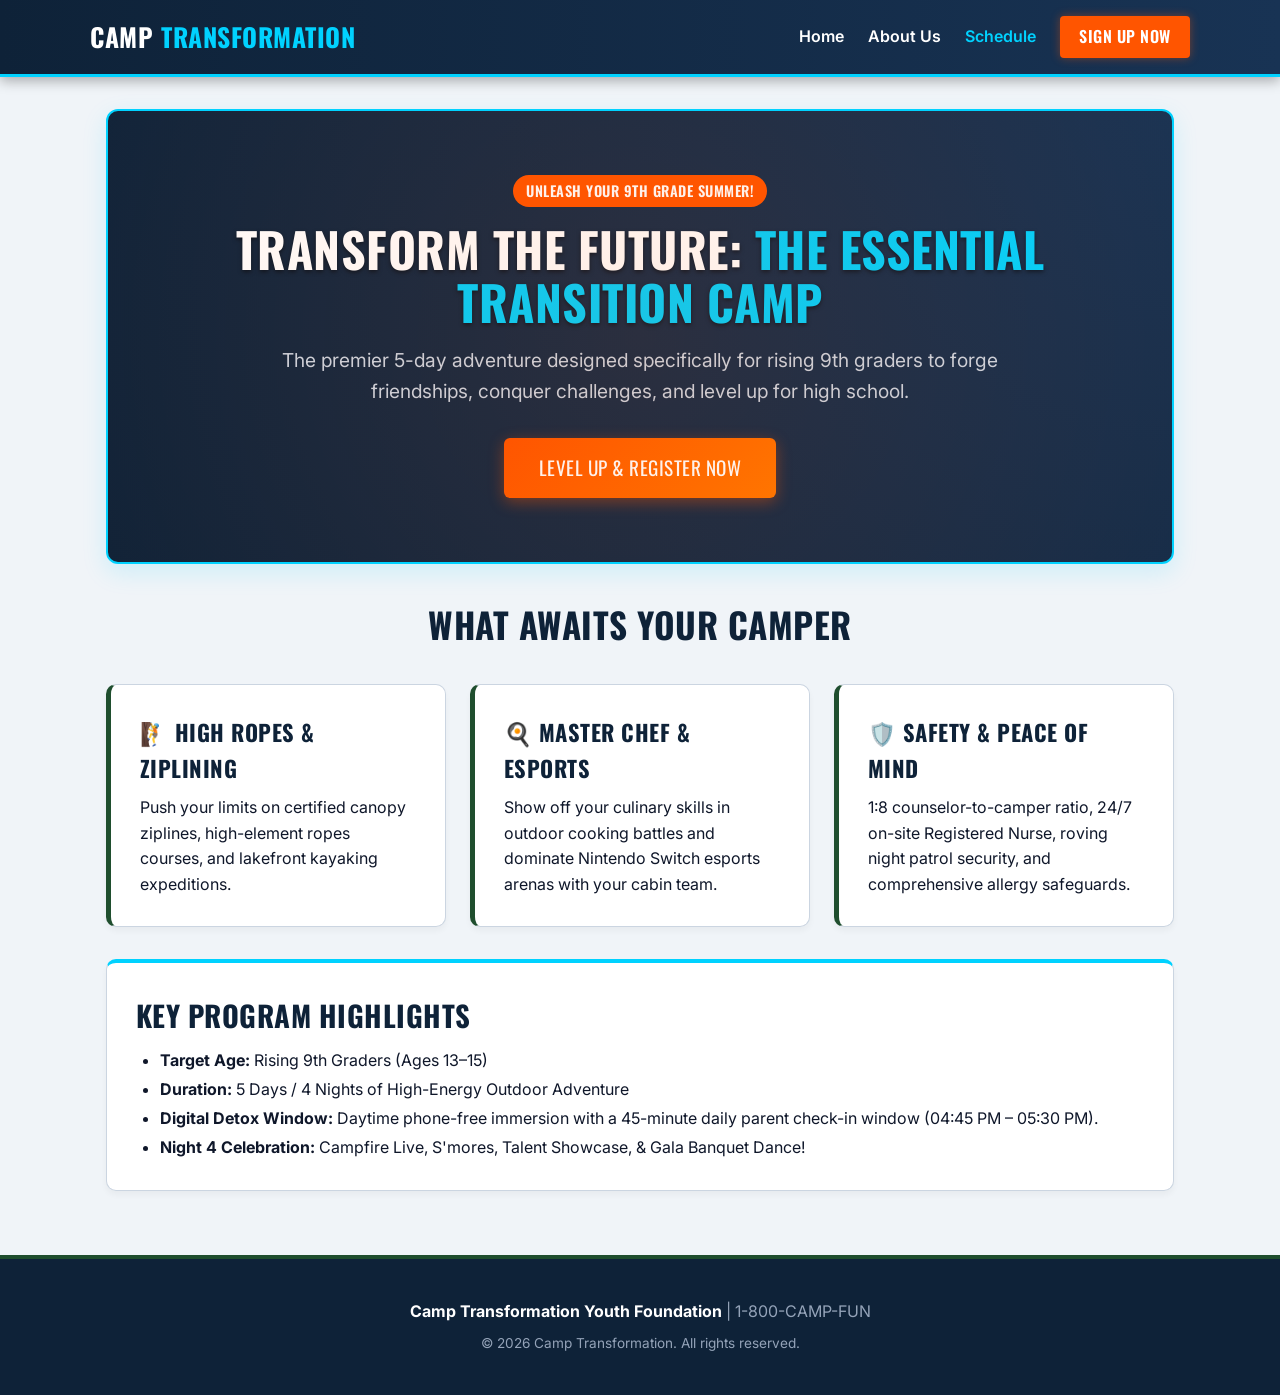
<file: index.html>
<!DOCTYPE html>
<html lang="en">
<head>
  <meta charset="UTF-8">
  <meta name="viewport" content="width=device-width, initial-scale=1.0">
  <title>Camp Transformation | 9th Grade Summer Camp</title>
  <link rel="stylesheet" href="styles.css">
</head>
<body>

  <header>
    <div class="nav-container">
      <a href="index.html" class="logo">CAMP <span>TRANSFORMATION</span></a>
       <nav>
        <a href="index.html">Home</a>
        <a href="about.html">About Us</a>
        <a href="schedule.html" style="color: var(--electric-cyan);">Schedule</a>
        <a href="signup.html" class="btn-nav">Sign Up Now</a>
      </nav>
    </div>
  </header>

  <main>
    <section class="hero">
      <span class="badge">UNLEASH YOUR 9TH GRADE SUMMER!</span>
      <h1>TRANSFORM THE FUTURE: <span>THE ESSENTIAL TRANSITION CAMP</span></h1>
      <p>The premier 5-day adventure designed specifically for rising 9th graders to forge friendships, conquer challenges, and level up for high school.</p>
      <a href="Students.html" class="btn-cta">LEVEL UP & REGISTER NOW</a>
    </section>

    <section>
      <h2 style="text-align: center; margin-bottom: 1.5rem; color: var(--navy-dark); font-size: 2.2rem;">WHAT AWAITS YOUR CAMPER</h2>
      <div class="grid-3">
        <div class="card card-highlight">
          <h3>🧗 High Ropes & Ziplining</h3>
          <p>Push your limits on certified canopy ziplines, high-element ropes courses, and lakefront kayaking expeditions.</p>
        </div>
        <div class="card card-highlight">
          <h3>🍳 Master Chef & Esports</h3>
          <p>Show off your culinary skills in outdoor cooking battles and dominate Nintendo Switch esports arenas with your cabin team.</p>
        </div>
        <div class="card card-highlight">
          <h3>🛡️ Safety & Peace of Mind</h3>
          <p>1:8 counselor-to-camper ratio, 24/7 on-site Registered Nurse, roving night patrol security, and comprehensive allergy safeguards.</p>
        </div>
      </div>
    </section>

    <section class="card" style="margin-top: 2rem; border-top: 4px solid var(--electric-cyan);">
      <h2 style="color: var(--navy-dark); font-size: 1.8rem; margin-bottom: 0.5rem;">KEY PROGRAM HIGHLIGHTS</h2>
      <ul style="margin-left: 1.5rem; line-height: 1.8;">
        <li><strong>Target Age:</strong> Rising 9th Graders (Ages 13–15)</li>
        <li><strong>Duration:</strong> 5 Days / 4 Nights of High-Energy Outdoor Adventure</li>
        <li><strong>Digital Detox Window:</strong> Daytime phone-free immersion with a 45-minute daily parent check-in window (04:45 PM – 05:30 PM).</li>
        <li><strong>Night 4 Celebration:</strong> Campfire Live, S'mores, Talent Showcase, & Gala Banquet Dance!</li>
      </ul>
    </section>
  </main>

  <footer>
    <p><strong>Camp Transformation Youth Foundation</strong> | 1-800-CAMP-FUN</p>
    <p style="font-size: 0.85rem; margin-top: 0.5rem;">&copy; 2026 Camp Transformation. All rights reserved.</p>
  </footer>

</body>
</html>
</file>
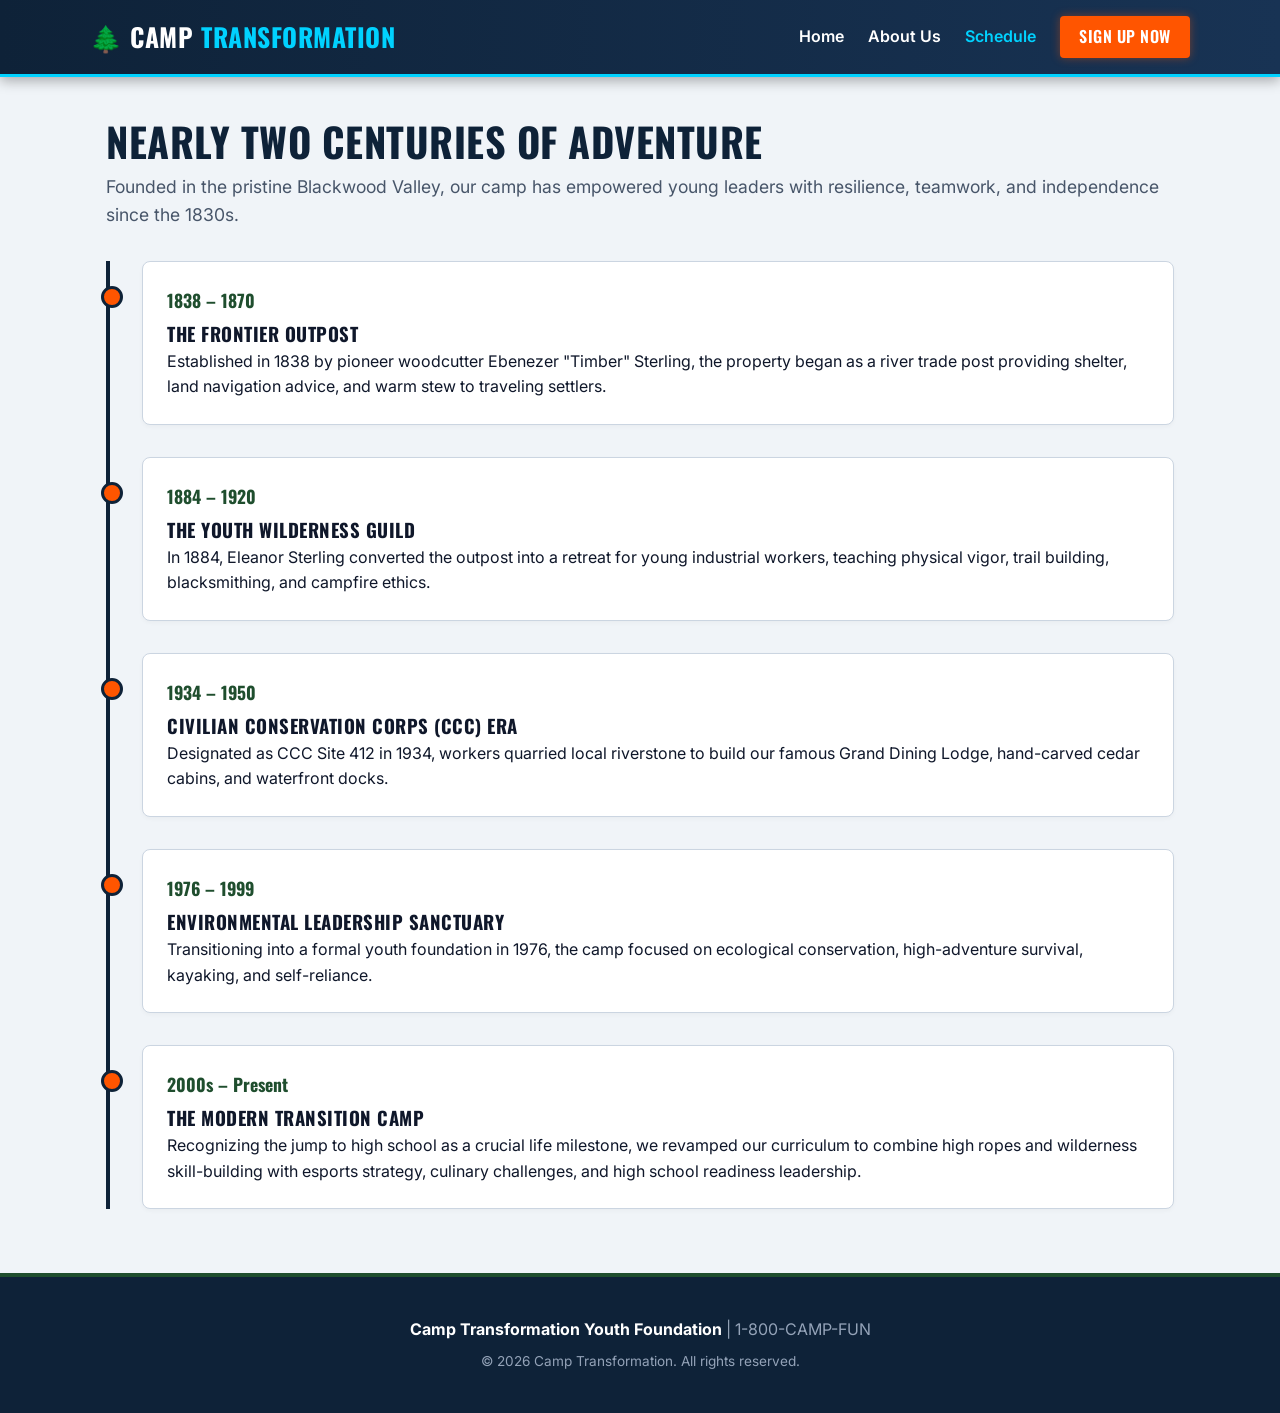
<file: about.html>
<!DOCTYPE html>
<html lang="en">
<head>
  <meta charset="UTF-8">
  <meta name="viewport" content="width=device-width, initial-scale=1.0">
  <title>About Us & History | Camp Transformation</title>
  <link rel="stylesheet" href="styles.css">
</head>
<body>

  <header>
    <div class="nav-container">
      <a href="index.html" class="logo">🌲 CAMP <span>TRANSFORMATION</span></a>
       <nav>
        <a href="index.html">Home</a>
        <a href="about.html">About Us</a>
        <a href="schedule.html" style="color: var(--electric-cyan);">Schedule</a>
        <a href="signup.html" class="btn-nav">Sign Up Now</a>
      </nav>
    </div>
  </header>

  <main>
    <section style="margin-bottom: 2rem;">
      <h1 style="color: var(--navy-dark); font-size: 2.5rem;">NEARLY TWO CENTURIES OF ADVENTURE</h1>
      <p style="font-size: 1.1rem; color: var(--text-muted);">Founded in the pristine Blackwood Valley, our camp has empowered young leaders with resilience, teamwork, and independence since the 1830s.</p>
    </section>

    <section class="timeline">

      <div class="timeline-item">
        <div class="timeline-date">1838 – 1870</div>
        <h3>The Frontier Outpost</h3>
        <p>Established in 1838 by pioneer woodcutter Ebenezer "Timber" Sterling, the property began as a river trade post providing shelter, land navigation advice, and warm stew to traveling settlers.</p>
      </div>

      <div class="timeline-item">
        <div class="timeline-date">1884 – 1920</div>
        <h3>The Youth Wilderness Guild</h3>
        <p>In 1884, Eleanor Sterling converted the outpost into a retreat for young industrial workers, teaching physical vigor, trail building, blacksmithing, and campfire ethics.</p>
      </div>

      <div class="timeline-item">
        <div class="timeline-date">1934 – 1950</div>
        <h3>Civilian Conservation Corps (CCC) Era</h3>
        <p>Designated as CCC Site 412 in 1934, workers quarried local riverstone to build our famous Grand Dining Lodge, hand-carved cedar cabins, and waterfront docks.</p>
      </div>

      <div class="timeline-item">
        <div class="timeline-date">1976 – 1999</div>
        <h3>Environmental Leadership Sanctuary</h3>
        <p>Transitioning into a formal youth foundation in 1976, the camp focused on ecological conservation, high-adventure survival, kayaking, and self-reliance.</p>
      </div>

      <div class="timeline-item">
        <div class="timeline-date">2000s – Present</div>
        <h3>The Modern Transition Camp</h3>
        <p>Recognizing the jump to high school as a crucial life milestone, we revamped our curriculum to combine high ropes and wilderness skill-building with esports strategy, culinary challenges, and high school readiness leadership.</p>
      </div>

    </section>
  </main>

  <footer>
    <p><strong>Camp Transformation Youth Foundation</strong> | 1-800-CAMP-FUN</p>
    <p style="font-size: 0.85rem; margin-top: 0.5rem;">&copy; 2026 Camp Transformation. All rights reserved.</p>
  </footer>

</body>
</html>
</file>
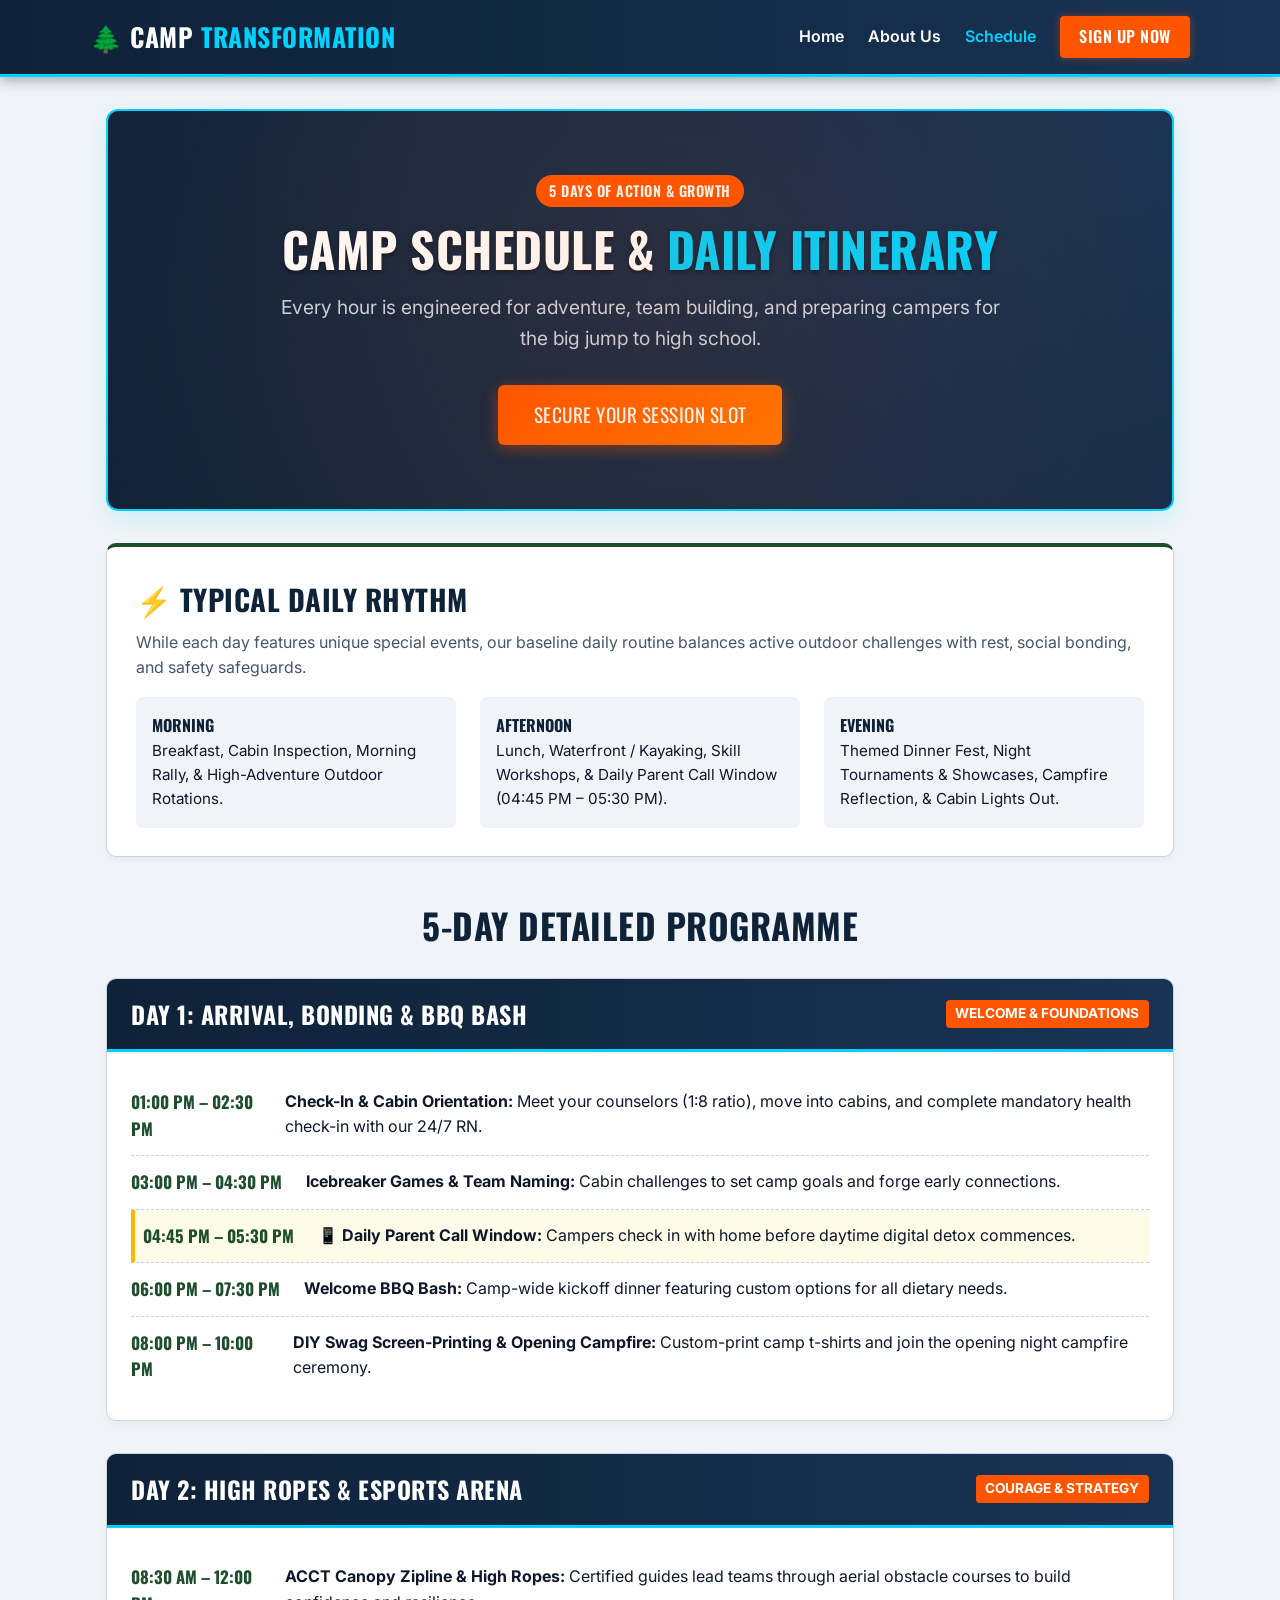
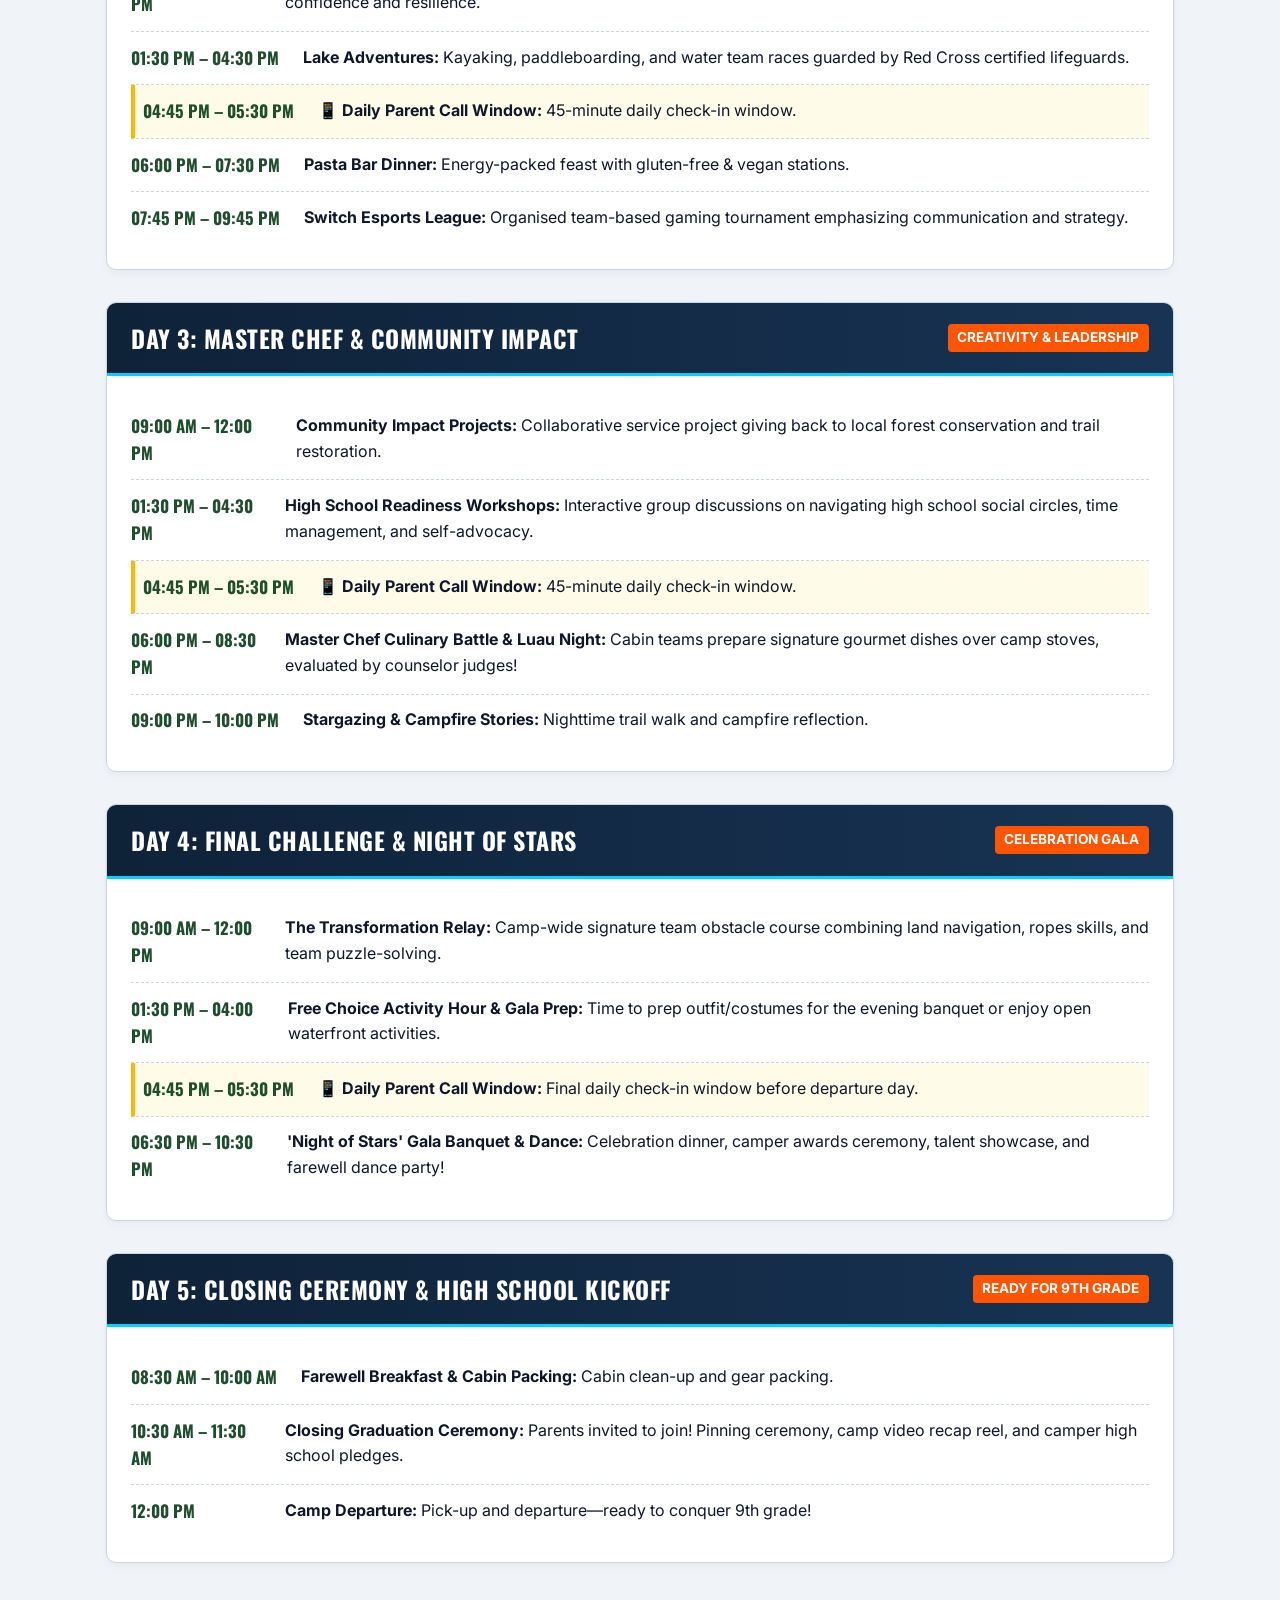
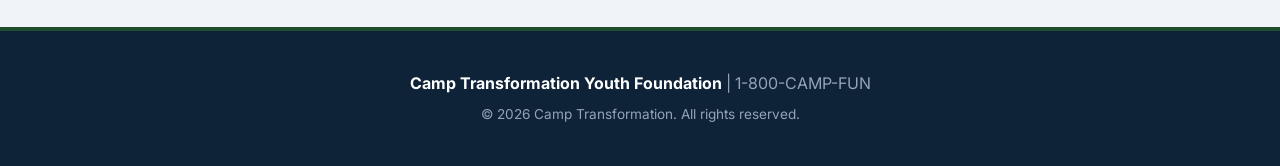
<file: schedule.html>
<!DOCTYPE html>
<html lang="en">
<head>
  <meta charset="UTF-8">
  <meta name="viewport" content="width=device-width, initial-scale=1.0">
  <title>Camp Schedule | Camp Transformation</title>
  <link rel="stylesheet" href="styles.css">
  <style>
    /* Page-specific layout tweaks for Schedule */
    .day-card {
      background: var(--card-bg);
      border-radius: 10px;
      border: 1px solid var(--border-color);
      margin-bottom: 2rem;
      overflow: hidden;
      box-shadow: 0 4px 8px rgba(0,0,0,0.04);
      transition: border-color 0.2s, transform 0.2s;
    }
    .day-card:hover {
      border-color: var(--electric-cyan);
    }
    .day-header {
      background: linear-gradient(90deg, var(--navy-dark), var(--navy-light));
      color: white;
      padding: 1rem 1.5rem;
      display: flex;
      justify-content: space-between;
      align-items: center;
      border-bottom: 3px solid var(--electric-cyan);
    }
    .day-header h2 {
      font-size: 1.5rem;
      margin: 0;
    }
    .day-tag {
      background-color: var(--fiery-orange);
      color: white;
      padding: 0.2rem 0.6rem;
      border-radius: 4px;
      font-size: 0.85rem;
      font-weight: 700;
    }
    .schedule-list {
      padding: 1.5rem;
      list-style: none;
    }
    .schedule-item {
      display: flex;
      gap: 1.5rem;
      padding: 0.8rem 0;
      border-bottom: 1px dashed var(--border-color);
    }
    .schedule-item:last-child {
      border-bottom: none;
    }
    .time-slot {
      font-family: 'Oswald', sans-serif;
      font-weight: 700;
      color: var(--forest-green);
      min-width: 130px;
      font-size: 1.05rem;
    }
    .activity-desc {
      color: var(--text-dark);
    }
    .call-window-highlight {
      background-color: #fefce8;
      border-left: 4px solid var(--amber-gold);
      padding-left: 0.5rem;
    }
  </style>
</head>
<body>

  <!-- GLOBAL WEBSITE NAVBAR -->
  <header>
    <div class="nav-container">
      <a href="index.html" class="logo">🌲 CAMP <span>TRANSFORMATION</span></a>
      <nav>
        <a href="index.html">Home</a>
        <a href="about.html">About Us</a>
        <a href="schedule.html" style="color: var(--electric-cyan);">Schedule</a>
        <a href="signup.html" class="btn-nav">Sign Up Now</a>
      </nav>
    </div>
  </header>

  <main>
    <!-- HERO SECTION -->
    <section class="hero">
      <span class="badge">5 DAYS OF ACTION & GROWTH</span>
      <h1>CAMP SCHEDULE & <span>DAILY ITINERARY</span></h1>
      <p>Every hour is engineered for adventure, team building, and preparing campers for the big jump to high school.</p>
      <a href="signup.html" class="btn-cta">SECURE YOUR SESSION SLOT</a>
    </section>

    <!-- TYPICAL DAILY RHYTHM SNAPSHOT -->
    <section class="card" style="margin-bottom: 2.5rem; border-top: 4px solid var(--forest-green);">
      <h2 style="color: var(--navy-dark); font-size: 1.8rem; margin-bottom: 0.5rem;">⚡ TYPICAL DAILY RHYTHM</h2>
      <p style="color: var(--text-muted); margin-bottom: 1rem;">While each day features unique special events, our baseline daily routine balances active outdoor challenges with rest, social bonding, and safety safeguards.</p>
      
      <div class="grid-3" style="margin: 0;">
        <div style="background: var(--bg-light); padding: 1rem; border-radius: 6px;">
          <h4 style="color: var(--navy-dark); font-family: 'Oswald', sans-serif;">MORNING</h4>
          <p style="font-size: 0.95rem;">Breakfast, Cabin Inspection, Morning Rally, & High-Adventure Outdoor Rotations.</p>
        </div>
        <div style="background: var(--bg-light); padding: 1rem; border-radius: 6px;">
          <h4 style="color: var(--navy-dark); font-family: 'Oswald', sans-serif;">AFTERNOON</h4>
          <p style="font-size: 0.95rem;">Lunch, Waterfront / Kayaking, Skill Workshops, & Daily Parent Call Window (04:45 PM – 05:30 PM).</p>
        </div>
        <div style="background: var(--bg-light); padding: 1rem; border-radius: 6px;">
          <h4 style="color: var(--navy-dark); font-family: 'Oswald', sans-serif;">EVENING</h4>
          <p style="font-size: 0.95rem;">Themed Dinner Fest, Night Tournaments & Showcases, Campfire Reflection, & Cabin Lights Out.</p>
        </div>
      </div>
    </section>

    <!-- DAY-BY-DAY BREAKDOWN -->
    <h2 style="text-align: center; color: var(--navy-dark); font-size: 2.2rem; margin-bottom: 1.5rem;">5-DAY DETAILED PROGRAMME</h2>

    <!-- DAY 1 -->
    <div class="day-card">
      <div class="day-header">
        <h2>DAY 1: ARRIVAL, BONDING & BBQ BASH</h2>
        <span class="day-tag">WELCOME & FOUNDATIONS</span>
      </div>
      <ul class="schedule-list">
        <li class="schedule-item">
          <span class="time-slot">01:00 PM – 02:30 PM</span>
          <div class="activity-desc"><strong>Check-In & Cabin Orientation:</strong> Meet your counselors (1:8 ratio), move into cabins, and complete mandatory health check-in with our 24/7 RN.</div>
        </li>
        <li class="schedule-item">
          <span class="time-slot">03:00 PM – 04:30 PM</span>
          <div class="activity-desc"><strong>Icebreaker Games & Team Naming:</strong> Cabin challenges to set camp goals and forge early connections.</div>
        </li>
        <li class="schedule-item call-window-highlight">
          <span class="time-slot">04:45 PM – 05:30 PM</span>
          <div class="activity-desc"><strong>📱 Daily Parent Call Window:</strong> Campers check in with home before daytime digital detox commences.</div>
        </li>
        <li class="schedule-item">
          <span class="time-slot">06:00 PM – 07:30 PM</span>
          <div class="activity-desc"><strong>Welcome BBQ Bash:</strong> Camp-wide kickoff dinner featuring custom options for all dietary needs.</div>
        </li>
        <li class="schedule-item">
          <span class="time-slot">08:00 PM – 10:00 PM</span>
          <div class="activity-desc"><strong>DIY Swag Screen-Printing & Opening Campfire:</strong> Custom-print camp t-shirts and join the opening night campfire ceremony.</div>
        </li>
      </ul>
    </div>

    <!-- DAY 2 -->
    <div class="day-card">
      <div class="day-header">
        <h2>DAY 2: HIGH ROPES & ESPORTS ARENA</h2>
        <span class="day-tag">COURAGE & STRATEGY</span>
      </div>
      <ul class="schedule-list">
        <li class="schedule-item">
          <span class="time-slot">08:30 AM – 12:00 PM</span>
          <div class="activity-desc"><strong>ACCT Canopy Zipline & High Ropes:</strong> Certified guides lead teams through aerial obstacle courses to build confidence and resilience.</div>
        </li>
        <li class="schedule-item">
          <span class="time-slot">01:30 PM – 04:30 PM</span>
          <div class="activity-desc"><strong>Lake Adventures:</strong> Kayaking, paddleboarding, and water team races guarded by Red Cross certified lifeguards.</div>
        </li>
        <li class="schedule-item call-window-highlight">
          <span class="time-slot">04:45 PM – 05:30 PM</span>
          <div class="activity-desc"><strong>📱 Daily Parent Call Window:</strong> 45-minute daily check-in window.</div>
        </li>
        <li class="schedule-item">
          <span class="time-slot">06:00 PM – 07:30 PM</span>
          <div class="activity-desc"><strong>Pasta Bar Dinner:</strong> Energy-packed feast with gluten-free & vegan stations.</div>
        </li>
        <li class="schedule-item">
          <span class="time-slot">07:45 PM – 09:45 PM</span>
          <div class="activity-desc"><strong>Switch Esports League:</strong> Organised team-based gaming tournament emphasizing communication and strategy.</div>
        </li>
      </ul>
    </div>

    <!-- DAY 3 -->
    <div class="day-card">
      <div class="day-header">
        <h2>DAY 3: MASTER CHEF & COMMUNITY IMPACT</h2>
        <span class="day-tag">CREATIVITY & LEADERSHIP</span>
      </div>
      <ul class="schedule-list">
        <li class="schedule-item">
          <span class="time-slot">09:00 AM – 12:00 PM</span>
          <div class="activity-desc"><strong>Community Impact Projects:</strong> Collaborative service project giving back to local forest conservation and trail restoration.</div>
        </li>
        <li class="schedule-item">
          <span class="time-slot">01:30 PM – 04:30 PM</span>
          <div class="activity-desc"><strong>High School Readiness Workshops:</strong> Interactive group discussions on navigating high school social circles, time management, and self-advocacy.</div>
        </li>
        <li class="schedule-item call-window-highlight">
          <span class="time-slot">04:45 PM – 05:30 PM</span>
          <div class="activity-desc"><strong>📱 Daily Parent Call Window:</strong> 45-minute daily check-in window.</div>
        </li>
        <li class="schedule-item">
          <span class="time-slot">06:00 PM – 08:30 PM</span>
          <div class="activity-desc"><strong>Master Chef Culinary Battle & Luau Night:</strong> Cabin teams prepare signature gourmet dishes over camp stoves, evaluated by counselor judges!</div>
        </li>
        <li class="schedule-item">
          <span class="time-slot">09:00 PM – 10:00 PM</span>
          <div class="activity-desc"><strong>Stargazing & Campfire Stories:</strong> Nighttime trail walk and campfire reflection.</div>
        </li>
      </ul>
    </div>

    <!-- DAY 4 -->
    <div class="day-card">
      <div class="day-header">
        <h2>DAY 4: FINAL CHALLENGE & NIGHT OF STARS</h2>
        <span class="day-tag">CELEBRATION GALA</span>
      </div>
      <ul class="schedule-list">
        <li class="schedule-item">
          <span class="time-slot">09:00 AM – 12:00 PM</span>
          <div class="activity-desc"><strong>The Transformation Relay:</strong> Camp-wide signature team obstacle course combining land navigation, ropes skills, and team puzzle-solving.</div>
        </li>
        <li class="schedule-item">
          <span class="time-slot">01:30 PM – 04:00 PM</span>
          <div class="activity-desc"><strong>Free Choice Activity Hour & Gala Prep:</strong> Time to prep outfit/costumes for the evening banquet or enjoy open waterfront activities.</div>
        </li>
        <li class="schedule-item call-window-highlight">
          <span class="time-slot">04:45 PM – 05:30 PM</span>
          <div class="activity-desc"><strong>📱 Daily Parent Call Window:</strong> Final daily check-in window before departure day.</div>
        </li>
        <li class="schedule-item">
          <span class="time-slot">06:30 PM – 10:30 PM</span>
          <div class="activity-desc"><strong>'Night of Stars' Gala Banquet & Dance:</strong> Celebration dinner, camper awards ceremony, talent showcase, and farewell dance party!</div>
        </li>
      </ul>
    </div>

    <!-- DAY 5 -->
    <div class="day-card">
      <div class="day-header">
        <h2>DAY 5: CLOSING CEREMONY & HIGH SCHOOL KICKOFF</h2>
        <span class="day-tag">READY FOR 9TH GRADE</span>
      </div>
      <ul class="schedule-list">
        <li class="schedule-item">
          <span class="time-slot">08:30 AM – 10:00 AM</span>
          <div class="activity-desc"><strong>Farewell Breakfast & Cabin Packing:</strong> Cabin clean-up and gear packing.</div>
        </li>
        <li class="schedule-item">
          <span class="time-slot">10:30 AM – 11:30 AM</span>
          <div class="activity-desc"><strong>Closing Graduation Ceremony:</strong> Parents invited to join! Pinning ceremony, camp video recap reel, and camper high school pledges.</div>
        </li>
        <li class="schedule-item">
          <span class="time-slot">12:00 PM</span>
          <div class="activity-desc"><strong>Camp Departure:</strong> Pick-up and departure—ready to conquer 9th grade!</div>
        </li>
      </ul>
    </div>

  </main>

  <!-- FOOTER -->
  <footer>
    <p><strong>Camp Transformation Youth Foundation</strong> | 1-800-CAMP-FUN</p>
    <p style="font-size: 0.85rem; margin-top: 0.5rem;">&copy; 2026 Camp Transformation. All rights reserved.</p>
  </footer>

</body>
</html>
</file>
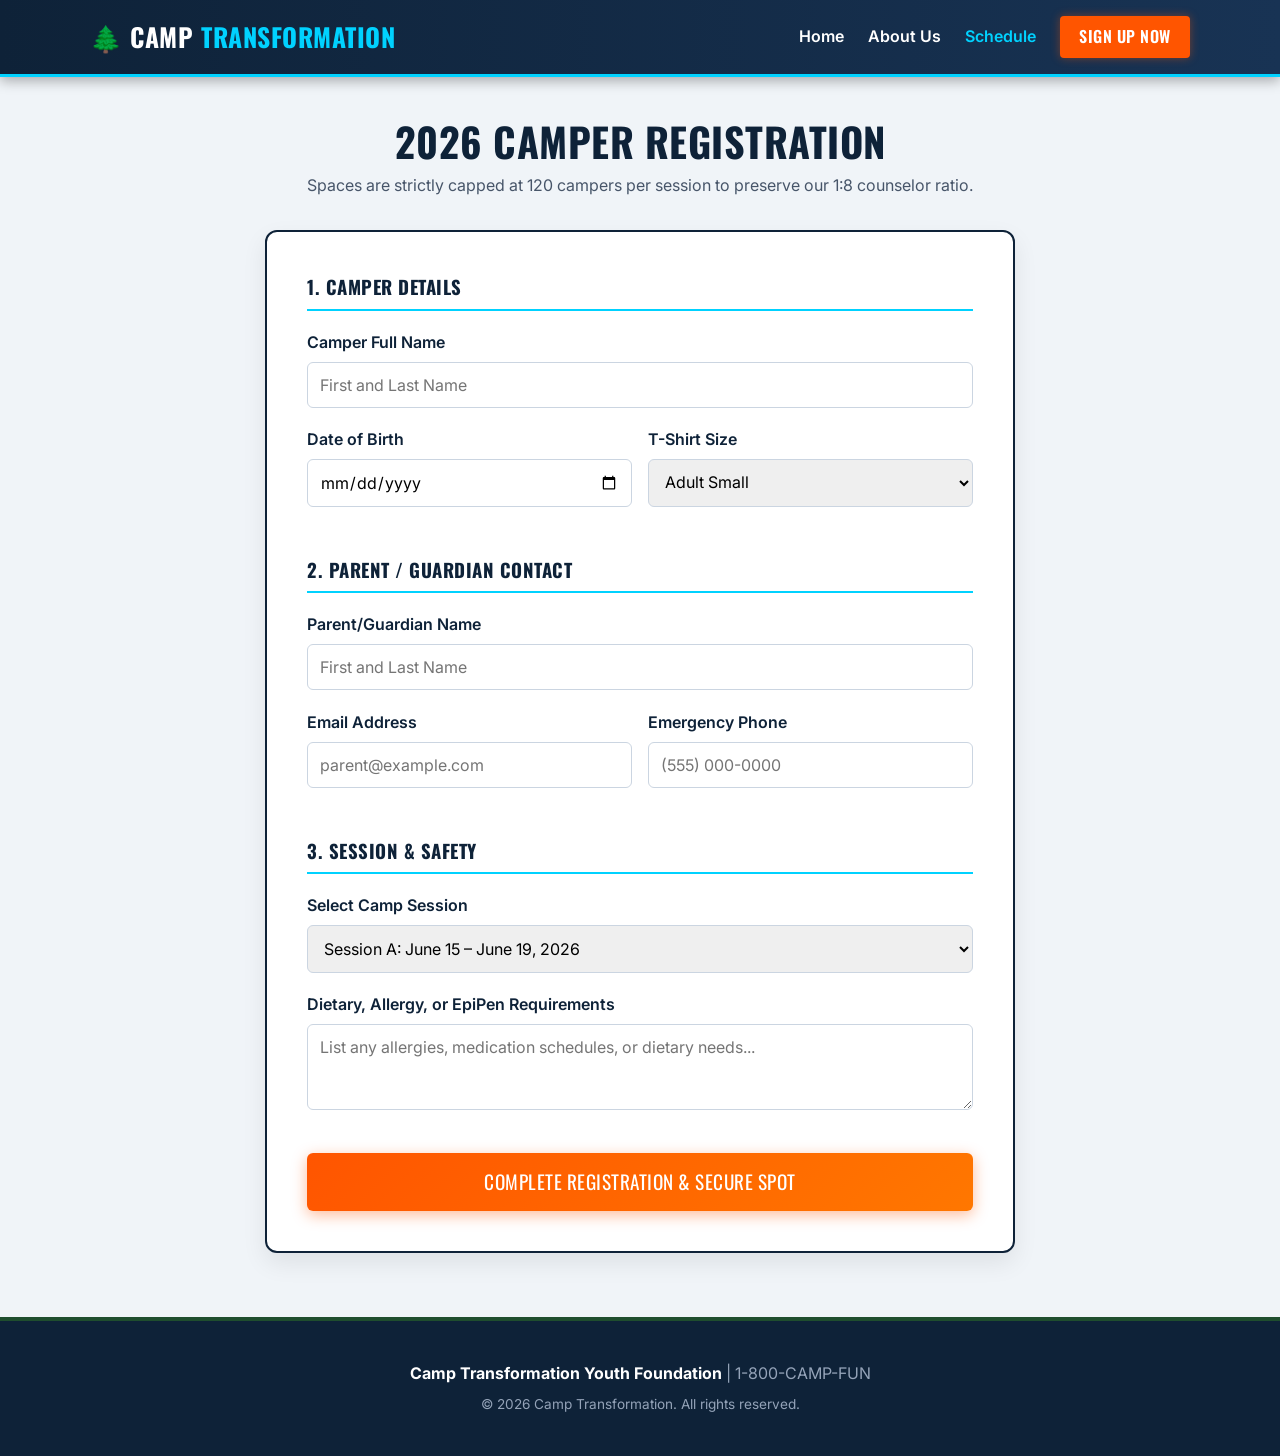
<file: signup.html>
<!DOCTYPE html>
<html lang="en">
<head>
  <meta charset="UTF-8">
  <meta name="viewport" content="width=device-width, initial-scale=1.0">
  <title>Register | Camp Transformation</title>
  <link rel="stylesheet" href="styles.css">
</head>
<body>

  <header>
    <div class="nav-container">
      <a href="index.html" class="logo">🌲 CAMP <span>TRANSFORMATION</span></a>
       <nav>
        <a href="index.html">Home</a>
        <a href="about.html">About Us</a>
        <a href="schedule.html" style="color: var(--electric-cyan);">Schedule</a>
        <a href="signup.html" class="btn-nav">Sign Up Now</a>
      </nav>
    </div>
  </header>

  <main>
    <section style="text-align: center; margin-bottom: 2rem;">
      <h1 style="color: var(--navy-dark); font-size: 2.5rem;">2026 CAMPER REGISTRATION</h1>
      <p style="color: var(--text-muted);">Spaces are strictly capped at 120 campers per session to preserve our 1:8 counselor ratio.</p>
    </section>

    <div class="form-container">
      <form action="#" method="post" onsubmit="event.preventDefault(); alert('Registration Submitted Successfully!');">
        
        <h3 style="color: var(--navy-dark); border-bottom: 2px solid var(--electric-cyan); padding-bottom: 0.4rem; margin-bottom: 1.2rem;">1. CAMPER DETAILS</h3>
        
        <div class="form-group">
          <label for="camperName">Camper Full Name</label>
          <input type="text" id="camperName" placeholder="First and Last Name" required>
        </div>

        <div class="form-row">
          <div class="form-group">
            <label for="dob">Date of Birth</label>
            <input type="date" id="dob" required>
          </div>
          <div class="form-group">
            <label for="shirt">T-Shirt Size</label>
            <select id="shirt">
              <option>Adult Small</option>
              <option>Adult Medium</option>
              <option>Adult Large</option>
              <option>Adult XL</option>
            </select>
          </div>
        </div>

        <h3 style="color: var(--navy-dark); border-bottom: 2px solid var(--electric-cyan); padding-bottom: 0.4rem; margin-bottom: 1.2rem; margin-top: 1.8rem;">2. PARENT / GUARDIAN CONTACT</h3>
        
        <div class="form-group">
          <label for="parentName">Parent/Guardian Name</label>
          <input type="text" id="parentName" placeholder="First and Last Name" required>
        </div>

        <div class="form-row">
          <div class="form-group">
            <label for="email">Email Address</label>
            <input type="email" id="email" placeholder="parent@example.com" required>
          </div>
          <div class="form-group">
            <label for="phone">Emergency Phone</label>
            <input type="tel" id="phone" placeholder="(555) 000-0000" required>
          </div>
        </div>

        <h3 style="color: var(--navy-dark); border-bottom: 2px solid var(--electric-cyan); padding-bottom: 0.4rem; margin-bottom: 1.2rem; margin-top: 1.8rem;">3. SESSION & SAFETY</h3>
        
        <div class="form-group">
          <label for="session">Select Camp Session</label>
          <select id="session">
            <option>Session A: June 15 – June 19, 2026</option>
            <option>Session B: July 6 – July 10, 2026</option>
            <option>Session C: August 3 – August 7, 2026</option>
          </select>
        </div>

        <div class="form-group">
          <label for="medical">Dietary, Allergy, or EpiPen Requirements</label>
          <textarea id="medical" rows="3" placeholder="List any allergies, medication schedules, or dietary needs..."></textarea>
        </div>

        <button type="submit" class="btn-cta" style="width: 100%; border: none; cursor: pointer; margin-top: 1rem; text-align: center;">
          COMPLETE REGISTRATION & SECURE SPOT
        </button>

      </form>
    </div>
  </main>

  <footer>
    <p><strong>Camp Transformation Youth Foundation</strong> | 1-800-CAMP-FUN</p>
    <p style="font-size: 0.85rem; margin-top: 0.5rem;">&copy; 2026 Camp Transformation. All rights reserved.</p>
  </footer>

</body>
</html>
</file>
<file: styles.css>
/* --- GOOGLE FONTS IMPORT --- */
@import url('https://fonts.googleapis.com/css2?family=Inter:wght@400;600;700&family=Oswald:wght@600;700&display=swap');

/* --- COLOR PALETTE & VARIABLES --- */
:root {
  --navy-dark: #0e2238;
  --navy-light: #183354;
  --forest-green: #1f4e2e;
  --electric-cyan: #00d2ff;
  --fiery-orange: #ff5500;
  --amber-gold: #ffb703;
  --bg-dark: #090e17;
  --bg-light: #f0f4f8;
  --card-bg: #ffffff;
  --text-dark: #0f172a;
  --text-muted: #475569;
  --border-color: #cbd5e1;
}

/* --- GLOBAL STYLES & RESET --- */
* {
  box-sizing: border-box;
  margin: 0;
  padding: 0;
}

body {
  font-family: 'Inter', system-ui, -apple-system, sans-serif;
  line-height: 1.6;
  color: var(--text-dark);
  background-color: var(--bg-light);
}

h1, h2, h3, .logo, .btn-cta, .btn-nav, .badge {
  font-family: 'Oswald', sans-serif;
  text-transform: uppercase;
  letter-spacing: 0.5px;
}

/* --- NAVIGATION HEADER --- */
header {
  background: linear-gradient(90deg, var(--navy-dark) 0%, var(--navy-light) 100%);
  color: white;
  padding: 1rem 2rem;
  position: sticky;
  top: 0;
  z-index: 1000;
  border-bottom: 3px solid var(--electric-cyan);
  box-shadow: 0 4px 12px rgba(0, 0, 0, 0.3);
}

.nav-container {
  max-width: 1100px;
  margin: 0 auto;
  display: flex;
  justify-content: space-between;
  align-items: center;
}

.logo {
  font-size: 1.6rem;
  font-weight: 700;
  color: white;
  text-decoration: none;
  display: flex;
  align-items: center;
  gap: 0.5rem;
}

.logo span {
  color: var(--electric-cyan);
}

nav {
  display: flex;
  gap: 1.5rem;
  align-items: center;
}

nav a {
  color: white;
  text-decoration: none;
  font-weight: 600;
  transition: color 0.2s;
}

nav a:hover {
  color: var(--electric-cyan);
}

.btn-nav {
  background-color: var(--fiery-orange);
  color: white !important;
  padding: 0.5rem 1.2rem;
  border-radius: 4px;
  font-size: 1rem;
  box-shadow: 0 0 10px rgba(255, 85, 0, 0.4);
  transition: transform 0.2s, background-color 0.2s;
}

.btn-nav:hover {
  background-color: #e04b00;
  transform: translateY(-2px);
}

/* --- MAIN CONTAINERS & HERO --- */
main {
  max-width: 1100px;
  margin: 2rem auto;
  padding: 0 1rem;
}

.hero {
  background: radial-gradient(circle at top right, var(--navy-light), var(--navy-dark));
  color: white;
  text-align: center;
  padding: 4rem 2rem;
  border-radius: 12px;
  margin-bottom: 2rem;
  border: 2px solid var(--electric-cyan);
  box-shadow: 0 8px 24px rgba(0, 210, 255, 0.15);
  position: relative;
  overflow: hidden;
}

.hero::before {
  content: '';
  position: absolute;
  top: -50%;
  left: -50%;
  width: 200%;
  height: 200%;
  background: radial-gradient(circle, rgba(255,85,0,0.1) 0%, transparent 60%);
  pointer-events: none;
}

.badge {
  display: inline-block;
  background-color: var(--fiery-orange);
  color: white;
  padding: 0.3rem 0.8rem;
  border-radius: 20px;
  font-size: 0.9rem;
  margin-bottom: 1rem;
  font-weight: 600;
}

.hero h1 {
  font-size: 3rem;
  line-height: 1.1;
  margin-bottom: 1rem;
  color: #ffffff;
  text-shadow: 0 2px 4px rgba(0,0,0,0.5);
}

.hero h1 span {
  color: var(--electric-cyan);
}

.hero p {
  font-size: 1.2rem;
  max-width: 750px;
  margin: 0 auto 2rem auto;
  color: #cbd5e1;
}

.btn-cta {
  display: inline-block;
  background: linear-gradient(135deg, var(--fiery-orange), #ff7700);
  color: white;
  padding: 0.9rem 2.2rem;
  font-size: 1.2rem;
  border-radius: 6px;
  text-decoration: none;
  box-shadow: 0 4px 15px rgba(255, 85, 0, 0.4);
  transition: all 0.2s ease-in-out;
}

.btn-cta:hover {
  transform: translateY(-2px);
  box-shadow: 0 6px 20px rgba(255, 85, 0, 0.6);
}

/* --- CARDS & GRIDS --- */
.grid-3 {
  display: grid;
  grid-template-columns: repeat(auto-fit, minmax(300px, 1fr));
  gap: 1.5rem;
  margin: 2rem 0;
}

.card {
  background: var(--card-bg);
  padding: 1.8rem;
  border-radius: 10px;
  border: 1px solid var(--border-color);
  box-shadow: 0 4px 6px rgba(0,0,0,0.04);
  transition: border-color 0.2s, transform 0.2s;
}

.card:hover {
  border-color: var(--electric-cyan);
  transform: translateY(-3px);
}

.card h3 {
  color: var(--navy-dark);
  font-size: 1.4rem;
  margin-bottom: 0.6rem;
  display: flex;
  align-items: center;
  gap: 0.5rem;
}

.card-highlight {
  border-left: 5px solid var(--forest-green);
}

/* --- TIMELINE (ABOUT PAGE) --- */
.timeline {
  position: relative;
  margin: 2rem 0;
  padding-left: 2rem;
  border-left: 4px solid var(--navy-dark);
}

.timeline-item {
  position: relative;
  margin-bottom: 2rem;
  background: white;
  padding: 1.5rem;
  border-radius: 8px;
  border: 1px solid var(--border-color);
  box-shadow: 0 2px 4px rgba(0,0,0,0.03);
}

.timeline-item::before {
  content: '';
  position: absolute;
  left: -2.6rem;
  top: 1.5rem;
  width: 16px;
  height: 16px;
  border-radius: 50%;
  background: var(--fiery-orange);
  border: 3px solid var(--navy-dark);
}

.timeline-date {
  font-family: 'Oswald', sans-serif;
  font-weight: 700;
  color: var(--forest-green);
  font-size: 1.1rem;
  margin-bottom: 0.3rem;
}

/* --- FORM STYLES --- */
.form-container {
  background: white;
  padding: 2.5rem;
  border-radius: 12px;
  border: 2px solid var(--navy-dark);
  box-shadow: 0 10px 25px rgba(0,0,0,0.08);
  max-width: 750px;
  margin: 0 auto;
}

.form-group {
  margin-bottom: 1.2rem;
}

.form-row {
  display: flex;
  gap: 1rem;
}

.form-row .form-group {
  flex: 1;
}

label {
  display: block;
  font-weight: 600;
  margin-bottom: 0.4rem;
  color: var(--navy-dark);
}

input, select, textarea {
  width: 100%;
  padding: 0.75rem;
  border: 1px solid var(--border-color);
  border-radius: 6px;
  font-size: 1rem;
  font-family: 'Inter', sans-serif;
}

input:focus, select:focus, textarea:focus {
  outline: none;
  border-color: var(--electric-cyan);
  box-shadow: 0 0 0 3px rgba(0, 210, 255, 0.2);
}

/* --- FOOTER --- */
footer {
  background-color: var(--navy-dark);
  color: #94a3b8;
  text-align: center;
  padding: 2.5rem 1rem;
  margin-top: 4rem;
  border-top: 4px solid var(--forest-green);
}

footer strong {
  color: white;
}
</file>
